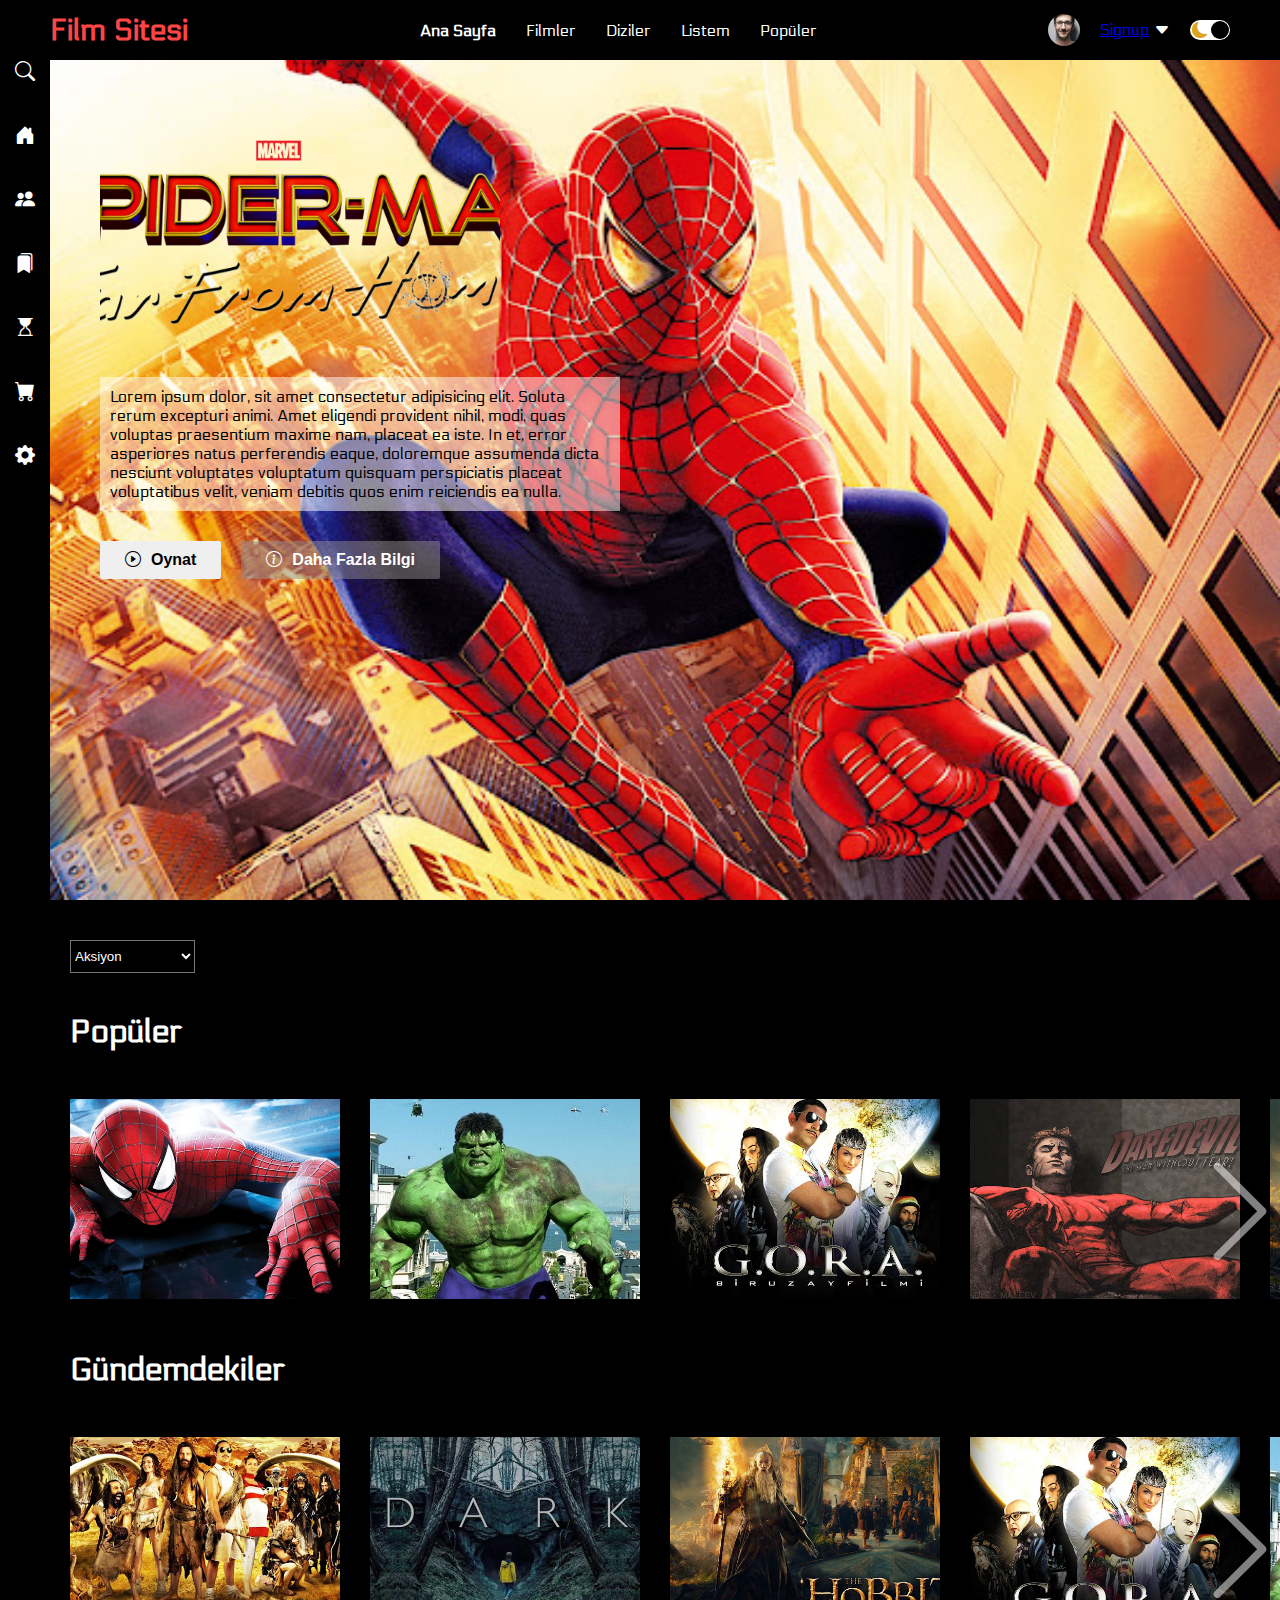
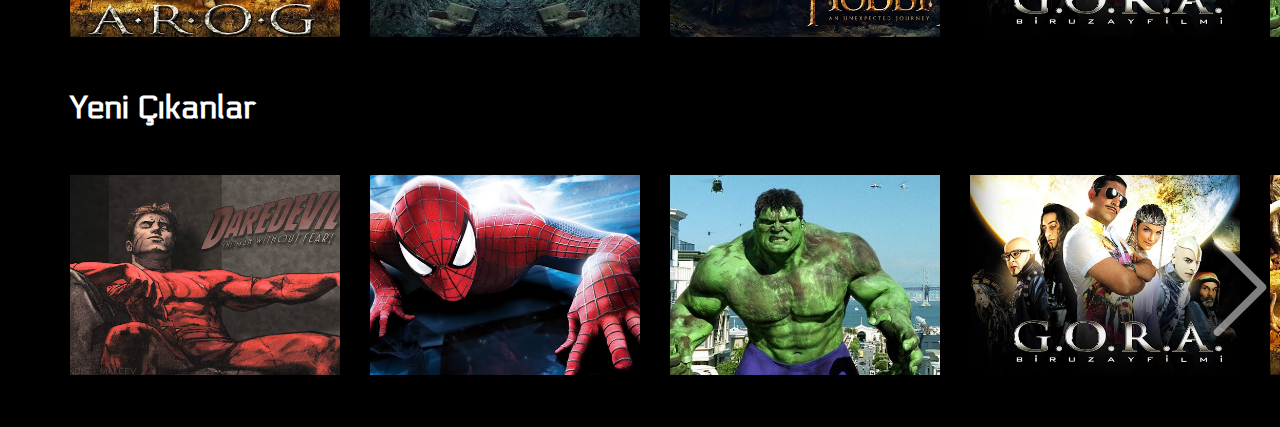
<file: index.html>
<!DOCTYPE html>
<html lang="en">
  <head>
    <meta charset="UTF-8" />
    <meta http-equiv="X-UA-Compatible" content="IE=edge" />
    <meta name="viewport" content="width=device-width, initial-scale=1.0" />
    <title>Film Sitesi</title>
    <link
      rel="stylesheet"
      href="https://cdn.jsdelivr.net/npm/bootstrap-icons@1.9.1/font/bootstrap-icons.css"
    />
    <link rel="stylesheet" href="style.css" />
  </head>
  <body>
    <!--! navbar start  -->
    <div class="navbar">
      <div class="navbar-wrapper">
        <div class="logo-wrapper">
          <h1 class="logo">Film Sitesi</h1>
        </div>
        <div class="menu-container">
          <ul class="menu-list">
            <li class="menu-list-item active">Ana Sayfa</li>
            <li class="menu-list-item">Filmler</li>
            <li class="menu-list-item">Diziler</li>
            <li class="menu-list-item">Listem</li>
            <li class="menu-list-item">Popüler</li>
          </ul>
        </div>
        <div class="profile-container">
          <img class="profile-picture" src="img/profile.jpg" alt="" />
          <div class="profile-text-container">
            <a href="/pages/signup.html">Signup</a>
            <i class="bi bi-caret-down-fill"></i>
          </div>
          <div class="toggle">
            <i class="bi bi-moon-fill toggle-icon"></i>
            <i class="bi bi-brightness-high-fill toggle-icon"></i>
            <div class="toggle-ball"></div>
          </div>
        </div>
      </div>
    </div>
    <!--! navbar end  -->

    <!--! sidebar start  -->
    <div class="sidebar">
      <i class="bi bi-search"></i>
      <i class="bi bi-house-door-fill"></i>
      <i class="bi bi-people-fill"></i>
      <i class="bi bi-bookmarks-fill"></i>
      <i class="bi bi-hourglass-top"></i>
      <i class="bi bi-cart-fill"></i>
      <i class="bi bi-gear-fill"></i>
    </div>
    <!--! sidebar end  -->

    <!--! content start  -->
    <div class="container">
      <!-- featured content start -->
      <div class="content-wrapper">
        <div class="featured-content">
          <img class="featured-title" src="img/spiderman-title.png" alt="" />
          <p class="featured-desc">
            Lorem ipsum dolor, sit amet consectetur adipisicing elit. Soluta
            rerum excepturi animi. Amet eligendi provident nihil, modi, quas
            voluptas praesentium maxime nam, placeat ea iste. In et, error
            asperiores natus perferendis eaque, doloremque assumenda dicta
            nesciunt voluptates voluptatum quisquam perspiciatis placeat
            voluptatibus velit, veniam debitis quos enim reiciendis ea nulla.
          </p>
          <div class="featured-buttons">
            <button class="play-button">
              <i class="bi bi-play-circle"></i>
              Oynat
            </button>
            <button class="info-button">
              <i class="bi bi-info-circle"></i>
              Daha Fazla Bilgi
            </button>
          </div>
        </div>
      </div>
      <!-- featured content end -->

      <!-- filter start -->
      <div class="movie-list-filter">
        <select>
          <option>Aksiyon</option>
          <option>Animasyon</option>
          <option>Belgesel</option>
          <option>Komedi</option>
          <option>Bilim Kurgu</option>
        </select>
      </div>
      <!-- filter end -->

      <!-- movie list start -->
      <div class="movie-list-container">
        <h1 class="movie-list-title">Popüler</h1>
        <div class="movie-list-wrapper">
            <ul class="movie-list">
                <li class="movie-item">
                    <img class="movie-item-img" src="img/f1.jpg" alt="">
                    <div class="movie-item-info">
                        <span class="movie-item-title">SPIDER-MAN</span>
                        <div class="movie-item-buttons">
                            <i class="bi bi-play-circle-fill"></i>
                            <i class="bi bi-hand-thumbs-up-fill"></i>
                            <i class="bi bi-hand-thumbs-down-fill"></i>
                            <i class="bi bi-plus-circle-fill"></i>
                        </div>
                    </div>
                </li>
                <li class="movie-item">
                    <img class="movie-item-img" src="img/f2.jpg" alt="">
                    <div class="movie-item-info">
                        <span class="movie-item-title">HULK</span>
                        <div class="movie-item-buttons">
                            <i class="bi bi-play-circle-fill"></i>
                            <i class="bi bi-hand-thumbs-up-fill"></i>
                            <i class="bi bi-hand-thumbs-down-fill"></i>
                            <i class="bi bi-plus-circle-fill"></i>
                        </div>
                    </div>
                </li>
                <li class="movie-item">
                    <img class="movie-item-img" src="img/f3.jpg" alt="">
                    <div class="movie-item-info">
                        <span class="movie-item-title">G.O.R.A</span>
                        <div class="movie-item-buttons">
                            <i class="bi bi-play-circle-fill"></i>
                            <i class="bi bi-hand-thumbs-up-fill"></i>
                            <i class="bi bi-hand-thumbs-down-fill"></i>
                            <i class="bi bi-plus-circle-fill"></i>
                        </div>
                    </div>
                </li>
                <li class="movie-item">
                    <img class="movie-item-img" src="img/f4.jpg" alt="">
                    <div class="movie-item-info">
                        <span class="movie-item-title">DAREDEVIL</span>
                        <div class="movie-item-buttons">
                            <i class="bi bi-play-circle-fill"></i>
                            <i class="bi bi-hand-thumbs-up-fill"></i>
                            <i class="bi bi-hand-thumbs-down-fill"></i>
                            <i class="bi bi-plus-circle-fill"></i>
                        </div>
                    </div>
                </li>
                <li class="movie-item">
                    <img class="movie-item-img" src="img/f5.jpg" alt="">
                    <div class="movie-item-info">
                        <span class="movie-item-title">DAREDEVIL</span>
                        <div class="movie-item-buttons">
                            <i class="bi bi-play-circle-fill"></i>
                            <i class="bi bi-hand-thumbs-up-fill"></i>
                            <i class="bi bi-hand-thumbs-down-fill"></i>
                            <i class="bi bi-plus-circle-fill"></i>
                        </div>
                    </div>
                </li>
                <li class="movie-item">
                    <img class="movie-item-img" src="img/f6.jpg" alt="">
                    <div class="movie-item-info">
                        <span class="movie-item-title">DAREDEVIL</span>
                        <div class="movie-item-buttons">
                            <i class="bi bi-play-circle-fill"></i>
                            <i class="bi bi-hand-thumbs-up-fill"></i>
                            <i class="bi bi-hand-thumbs-down-fill"></i>
                            <i class="bi bi-plus-circle-fill"></i>
                        </div>
                    </div>
                </li>
                <li class="movie-item">
                    <img class="movie-item-img" src="img/f7.jpg" alt="">
                    <div class="movie-item-info">
                        <span class="movie-item-title">DAREDEVIL</span>
                        <div class="movie-item-buttons">
                            <i class="bi bi-play-circle-fill"></i>
                            <i class="bi bi-hand-thumbs-up-fill"></i>
                            <i class="bi bi-hand-thumbs-down-fill"></i>
                            <i class="bi bi-plus-circle-fill"></i>
                        </div>
                    </div>
                </li>
            </ul>
            <i class="bi bi-chevron-right arrow"></i>
        </div>
      </div>
      <div class="movie-list-container">
        <h1 class="movie-list-title">Gündemdekiler</h1>
        <div class="movie-list-wrapper">
          <ul class="movie-list">
            <li class="movie-item">
              <img class="movie-item-img" src="img/f6.jpg" alt="" />
              <div class="movie-item-info">
                <span class="movie-item-title">A.R.O.G</span>
                <div class="movie-item-buttons">
                  <i class="bi bi-play-circle-fill"></i>
                  <i class="bi bi-hand-thumbs-up-fill"></i>
                  <i class="bi bi-hand-thumbs-down-fill"></i>
                  <i class="bi bi-plus-circle-fill"></i>
                </div>
              </div>
            </li>
            <li class="movie-item">
              <img class="movie-item-img" src="img/f7.jpg" alt="" />
              <div class="movie-item-info">
                <span class="movie-item-title">DARK</span>
                <div class="movie-item-buttons">
                  <i class="bi bi-play-circle-fill"></i>
                  <i class="bi bi-hand-thumbs-up-fill"></i>
                  <i class="bi bi-hand-thumbs-down-fill"></i>
                  <i class="bi bi-plus-circle-fill"></i>
                </div>
              </div>
            </li>
            <li class="movie-item">
              <img class="movie-item-img" src="img/f5.jpg" alt="" />
              <div class="movie-item-info">
                <span class="movie-item-title">THE HOBBIT</span>
                <div class="movie-item-buttons">
                  <i class="bi bi-play-circle-fill"></i>
                  <i class="bi bi-hand-thumbs-up-fill"></i>
                  <i class="bi bi-hand-thumbs-down-fill"></i>
                  <i class="bi bi-plus-circle-fill"></i>
                </div>
              </div>
            </li>
            <li class="movie-item">
              <img class="movie-item-img" src="img/f3.jpg" alt="" />
              <div class="movie-item-info">
                <span class="movie-item-title">G.O.R.A</span>
                <div class="movie-item-buttons">
                  <i class="bi bi-play-circle-fill"></i>
                  <i class="bi bi-hand-thumbs-up-fill"></i>
                  <i class="bi bi-hand-thumbs-down-fill"></i>
                  <i class="bi bi-plus-circle-fill"></i>
                </div>
              </div>
            </li>
            <li class="movie-item">
              <img class="movie-item-img" src="img/f2.jpg" alt="" />
              <div class="movie-item-info">
                <span class="movie-item-title">HULK</span>
                <div class="movie-item-buttons">
                  <i class="bi bi-play-circle-fill"></i>
                  <i class="bi bi-hand-thumbs-up-fill"></i>
                  <i class="bi bi-hand-thumbs-down-fill"></i>
                  <i class="bi bi-plus-circle-fill"></i>
                </div>
              </div>
            </li>
            <li class="movie-item">
              <img class="movie-item-img" src="img/f1.jpg" alt="" />
              <div class="movie-item-info">
                <span class="movie-item-title">SPIDER-MAN</span>
                <div class="movie-item-buttons">
                  <i class="bi bi-play-circle-fill"></i>
                  <i class="bi bi-hand-thumbs-up-fill"></i>
                  <i class="bi bi-hand-thumbs-down-fill"></i>
                  <i class="bi bi-plus-circle-fill"></i>
                </div>
              </div>
            </li>
            <li class="movie-item">
              <img class="movie-item-img" src="img/f4.jpg" alt="" />
              <div class="movie-item-info">
                <span class="movie-item-title">DAREDEVIL</span>
                <div class="movie-item-buttons">
                  <i class="bi bi-play-circle-fill"></i>
                  <i class="bi bi-hand-thumbs-up-fill"></i>
                  <i class="bi bi-hand-thumbs-down-fill"></i>
                  <i class="bi bi-plus-circle-fill"></i>
                </div>
              </div>
            </li>
          </ul>
          <i class="bi bi-chevron-right arrow"></i>
        </div>
      </div>
      <div class="movie-list-container">
        <h1 class="movie-list-title">Yeni Çıkanlar</h1>
        <div class="movie-list-wrapper">
          <ul class="movie-list">
            <li class="movie-item">
              <img class="movie-item-img" src="img/f4.jpg" alt="" />
              <div class="movie-item-info">
                <span class="movie-item-title">DAREDEVIL</span>
                <div class="movie-item-buttons">
                  <i class="bi bi-play-circle-fill"></i>
                  <i class="bi bi-hand-thumbs-up-fill"></i>
                  <i class="bi bi-hand-thumbs-down-fill"></i>
                  <i class="bi bi-plus-circle-fill"></i>
                </div>
              </div>
            </li>
            <li class="movie-item">
              <img class="movie-item-img" src="img/f1.jpg" alt="" />
              <div class="movie-item-info">
                <span class="movie-item-title">SPIDER-MAN</span>
                <div class="movie-item-buttons">
                  <i class="bi bi-play-circle-fill"></i>
                  <i class="bi bi-hand-thumbs-up-fill"></i>
                  <i class="bi bi-hand-thumbs-down-fill"></i>
                  <i class="bi bi-plus-circle-fill"></i>
                </div>
              </div>
            </li>
            <li class="movie-item">
              <img class="movie-item-img" src="img/f2.jpg" alt="" />
              <div class="movie-item-info">
                <span class="movie-item-title">HULK</span>
                <div class="movie-item-buttons">
                  <i class="bi bi-play-circle-fill"></i>
                  <i class="bi bi-hand-thumbs-up-fill"></i>
                  <i class="bi bi-hand-thumbs-down-fill"></i>
                  <i class="bi bi-plus-circle-fill"></i>
                </div>
              </div>
            </li>
            <li class="movie-item">
              <img class="movie-item-img" src="img/f3.jpg" alt="" />
              <div class="movie-item-info">
                <span class="movie-item-title">G.O.R.A</span>
                <div class="movie-item-buttons">
                  <i class="bi bi-play-circle-fill"></i>
                  <i class="bi bi-hand-thumbs-up-fill"></i>
                  <i class="bi bi-hand-thumbs-down-fill"></i>
                  <i class="bi bi-plus-circle-fill"></i>
                </div>
              </div>
            </li>
            <li class="movie-item">
              <img class="movie-item-img" src="img/f6.jpg" alt="" />
              <div class="movie-item-info">
                <span class="movie-item-title">A.R.O.G</span>
                <div class="movie-item-buttons">
                  <i class="bi bi-play-circle-fill"></i>
                  <i class="bi bi-hand-thumbs-up-fill"></i>
                  <i class="bi bi-hand-thumbs-down-fill"></i>
                  <i class="bi bi-plus-circle-fill"></i>
                </div>
              </div>
            </li>
            <li class="movie-item">
              <img class="movie-item-img" src="img/f5.jpg" alt="" />
              <div class="movie-item-info">
                <span class="movie-item-title">THE HOBBIT</span>
                <div class="movie-item-buttons">
                  <i class="bi bi-play-circle-fill"></i>
                  <i class="bi bi-hand-thumbs-up-fill"></i>
                  <i class="bi bi-hand-thumbs-down-fill"></i>
                  <i class="bi bi-plus-circle-fill"></i>
                </div>
              </div>
            </li>
            <li class="movie-item">
              <img class="movie-item-img" src="img/f7.jpg" alt="" />
              <div class="movie-item-info">
                <span class="movie-item-title">DARK</span>
                <div class="movie-item-buttons">
                  <i class="bi bi-play-circle-fill"></i>
                  <i class="bi bi-hand-thumbs-up-fill"></i>
                  <i class="bi bi-hand-thumbs-down-fill"></i>
                  <i class="bi bi-plus-circle-fill"></i>
                </div>
              </div>
            </li>
          </ul>
          <i class="bi bi-chevron-right arrow"></i>
        </div>
      </div>
      <!-- movie list end -->
    </div>
    <!--! content start  -->


    <script src="script.js"></script>
  </body>
</html>
</file>
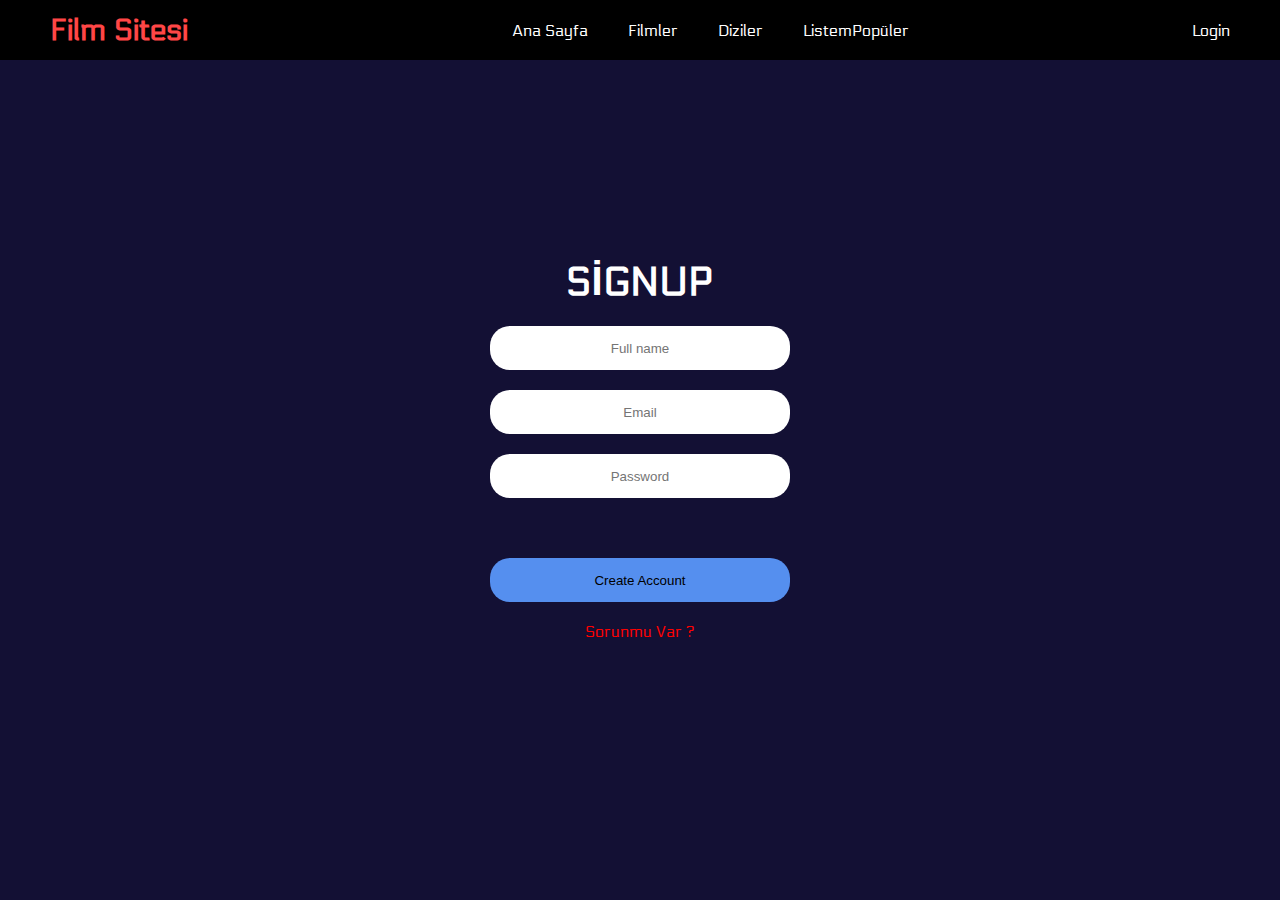
<file: pages/signup.html>
<!DOCTYPE html>
<html>

<head>
  <meta charset="UTF-8">
  <meta name="viewport" content="width=device-width, initial-scale=1">
  <title>Film ve Dizi Siteai</title>
  <link rel="stylesheet" href="signup.css">
</head>

<body>
  
  <!--NavBar Start -->
  
  <div class="navbar">
    <div class="navbar-wrapper">
      <div class="logo-wrapper">
        <h1 class="logo">Film Sitesi</h1>
      </div>
      <div class="menu-wrapper">
        <ul class="menu-list">
          <li class="menu-list-item">Ana Sayfa</li>
          <li class="menu-list-item">Filmler</li>
          <li class="menu-list-item">Diziler</li>
          <li class="menu-list-item">Listem</li=
          <li class="menu-list-item">Popüler</li>
        </ul>
      </div>
      <div class="profile-conteiner">Login</div>
    </div>
  </div>
  
  <!-- Navbar End -->
  
  <!-- Signup Start-->
  
  <div class="signup-form">
    <form action="signup.html">
      <h1>SİGNUP</h1>
      <input type="text" placeholder="Full name" class="text">
      <input type="email" placeholder="Email" class="text">
      <input type="password" placeholder="Password" class="text">
      <input type="submit" value="Create Account" class="signup-btn">
      <a href="#" class="signup-btn-btn">Sorunmu Var ?</a>
    </form>
  </div>
  
  
  
</body>

</html>
</file>
<file: style.css>
@import url("https://fonts.googleapis.com/css2?family=Electrolize&display=swap");

/*! base css start  */
* {
  margin: 0;
}

body {
  font-family: "Electrolize", sans-serif;
}

.container {
  background-color: black;
  color: white;
}

/*! base css end  */

/*! navbar start  */
.navbar {
  background-color: black;
  height: 60px;
  color: white;
  position: sticky;
  top: 0;
  z-index: 1;
}

.navbar-wrapper {
  display: flex;
  justify-content: space-between;
  align-items: center;
  height: 100%;
  padding: 0 50px;
}

.logo {
  font-size: 30px;
  color: rgb(255, 70, 70);
}

.menu-list {
  display: flex;
  list-style: none;
  column-gap: 30px;
  padding: 0;
}

.menu-list-item {
  cursor: pointer;
}

.menu-list-item:hover {
  font-weight: bold;
}

.menu-list-item.active {
  font-weight: bold;
}

.profile-container {
  display: flex;
  align-items: center;
  column-gap: 20px;
}

.profile-picture {
  width: 32px;
  height: 32px;
  object-fit: cover;
  border-radius: 50%;
}

.profile-text-container {
  display: flex;
  align-items: center;
  column-gap: 5px;
  line-height: 1;
}

.toggle {
  width: 40px;
  height: 20px;
  background-color: white;
  position: relative;
  border-radius: 30px;
  display: flex;
  align-items: center;
  justify-content: space-around;
}

.toggle-icon {
  color: goldenrod;
}

.toggle-ball {
  width: 18px;
  height: 18px;
  background-color: black;
  border-radius: 50%;
  cursor: pointer;
  position: absolute;
  right: 1px;
  transition: .5s ease all;
}
/*! navbar end  */

/*! sidebar start  */
.sidebar {
  background-color: black;
  color: white;
  height: 100%;
  width: 50px;
  display: flex;
  flex-direction: column;
  align-items: center;
  padding-top: 60px;
  row-gap: 40px;
  position: fixed;
  top: 0;
}

.sidebar i {
  color: white;
  font-size: 20px;
  cursor: pointer;
}
/*! sidebar end  */

/*! featured content start  */
.content-wrapper {
  margin-left: 50px;
}

.featured-content {
  background: url("img/spiderman.jpg");
  padding: 50px;
  height: calc(100vh - 160px);
  background-size: 100% 100%;
}

.featured-title {
  width: 400px;
}

.featured-desc {
  width: 500px;
  background-color: rgba(255, 255, 255, 0.5);
  padding: 10px;
  margin: 30px 0;
  color: black;
}

.featured-buttons {
  display: flex;
  gap: 20px;
  flex-wrap: wrap;
}

.featured-buttons button {
  padding: 10px 25px;
  border-radius: 2px;
  border: none;
  outline: none;
  cursor: pointer;
  display: flex;
  column-gap: 10px;
  font-size: 16px;
  font-weight: bold;
}

.featured-buttons .info-button {
  background-color: rgb(145, 142, 142, 0.5);
  color: white;
}
/*! featured content end  */

/*! filter start */
.movie-list-filter {
  margin: 20px 0 20px 50px;
  padding: 20px;
}

.movie-list-filter select {
  background-color: black;
  color: white;
  padding: 7px 0;
  width: 125px;
}
/*! filter end */

/*! movie list start */
.movie-list-container {
  margin-left: 70px;
}

.movie-list {
  list-style: none;
  padding: 0;
  height: 300px;
  display: flex;
  align-items: center;
  column-gap: 30px;
  transform: translateX(0);
  transition: 1s all ease-in-out;
}

.movie-list-wrapper {
  overflow: hidden;
  position: relative;
}

.movie-item {
  position: relative;
}

.movie-item:hover .movie-item-title,
.movie-item:hover .movie-item-buttons {
  opacity: 1;
}

.movie-item:hover .movie-item-img {
  transform: scale(1.2);
  margin: 0 30px;
  opacity: 0.5;
}

.movie-item-img {
  width: 270px;
  height: 200px;
  object-fit: cover;
  transition: 1s all ease-in-out;
}

.movie-item-title {
  background-color: rgb(40, 40, 40, 0.4);
  padding: 0 10px;
  font-size: 28px;
  font-weight: bold;
  position: absolute;
  top: 10%;
  left: 50px;
  opacity: 0;
  transition: 1s all ease-in-out;
}

.movie-item-buttons {
  background-color: rgb(40, 40, 40, 0.4);
  padding: 10px;
  font-weight: bold;
  position: absolute;
  bottom: 10%;
  left: 50px;
  display: flex;
  column-gap: 20px;
  opacity: 0;
  transition: 1s all ease-in-out;
}

.movie-item-buttons i {
  cursor: pointer;
  opacity: 0.5;
  font-size: 20px;
  transition: 0.5s all ease;
}

.movie-item-buttons i:hover {
  opacity: 1;
}

.arrow {
  width: 100px;
  display: flex;
  font-size: 120px;
  position: absolute;
  right: 0;
  top: 100px;
  opacity: 0.5;
  transition: 0.5s ease all;
  cursor: pointer;
}

.arrow:hover {
  opacity: 1;
}
/*! movie list end */

/*! dark mode start  */
.container.active {
  background-color: white;
}

.navbar.active {
  background-color: white;
  color: black;
}

.sidebar.active {
  background-color: white;
}

.sidebar i.active {
  color: black;
}

.movie-list-title.active{
    color: black;
}

.toggle.active{
    background-color: black;
}

.toggle-ball.active{
    background-color: white;
    transform: translateX(-20px);
}

.movie-list-filter select.active{
    background-color: white;
    color: black;
}
/*! dark mode end  */

/*! responsive start  */
@media only screen and (max-width: 800px){
    .menu-container{
        display: none;
    }

    .featured-content{
        height: 50vh;
    }

    .featured-title{
        width: 200px;
    }

    .featured-desc{
        overflow: hidden;
        display: -webkit-box;
        -webkit-line-clamp: 5;
        -webkit-box-orient: vertical;
        max-width: 200px;
        padding: 0;
    }
}
/*! responsive end  */
</file>
<file: pages/signup.css>
@import url("https://fonts.googleapis.com/css2?family=Electrolize&display=swap");

/* Base Start */

* {
  margin: 0;
}

body {
  font-family: "Electrolize", sans-serif;
}

/* Base End */

/* Navbar Start */

.navbar{
  background-color: black;
  height: 60px;
  position: sticky;
  top: 0;
}

.navbar-wrapper {
  color: #fff;
  height: 100%;
  display: flex;
  justify-content: space-between;
  align-items: center;
  padding: 0 50px;
  
}

.menu-list {
  display: flex;
  column-gap: 40px;
  list-style: none;
}

.logo{
  font-size: 30px;
  color: rgb(255, 70, 70);
}

/* Navbar End */



/* Signup Base Start */

body{
  margin: 0;
  padding: 0;
  background-color: #131034;
}

/* Signup Base End */

/* Signup Start */

.signup-form{
  width: 300px;
  padding: 20px;
  text-align: center;
  position: absolute;
  top: 50%;
  left: 50%;
  transform: translate(-50%, -50%);
  overflow: hidden;
}

.signup-form h1{
  color: #fff;
  font-size: 40px;
}

.signup-form input{
  display: block;
  width: 100%;
  padding: 0 16px;
  height: 44px;
  box-sizing: border-box;
  border: none;
  text-align: center;
}

.text {
  margin: 20px 0;
  border-radius: 20px;
}

.signup-btn{
  margin-top: 60px;
  margin-bottom: 20px;
  border-radius: 20px;
  background-color: #558fef;
  transition: 0.8s;
}

.signup-btn-btn {
  text-decoration: none;
  color: red;
}

/* Signup  End */
</file>
